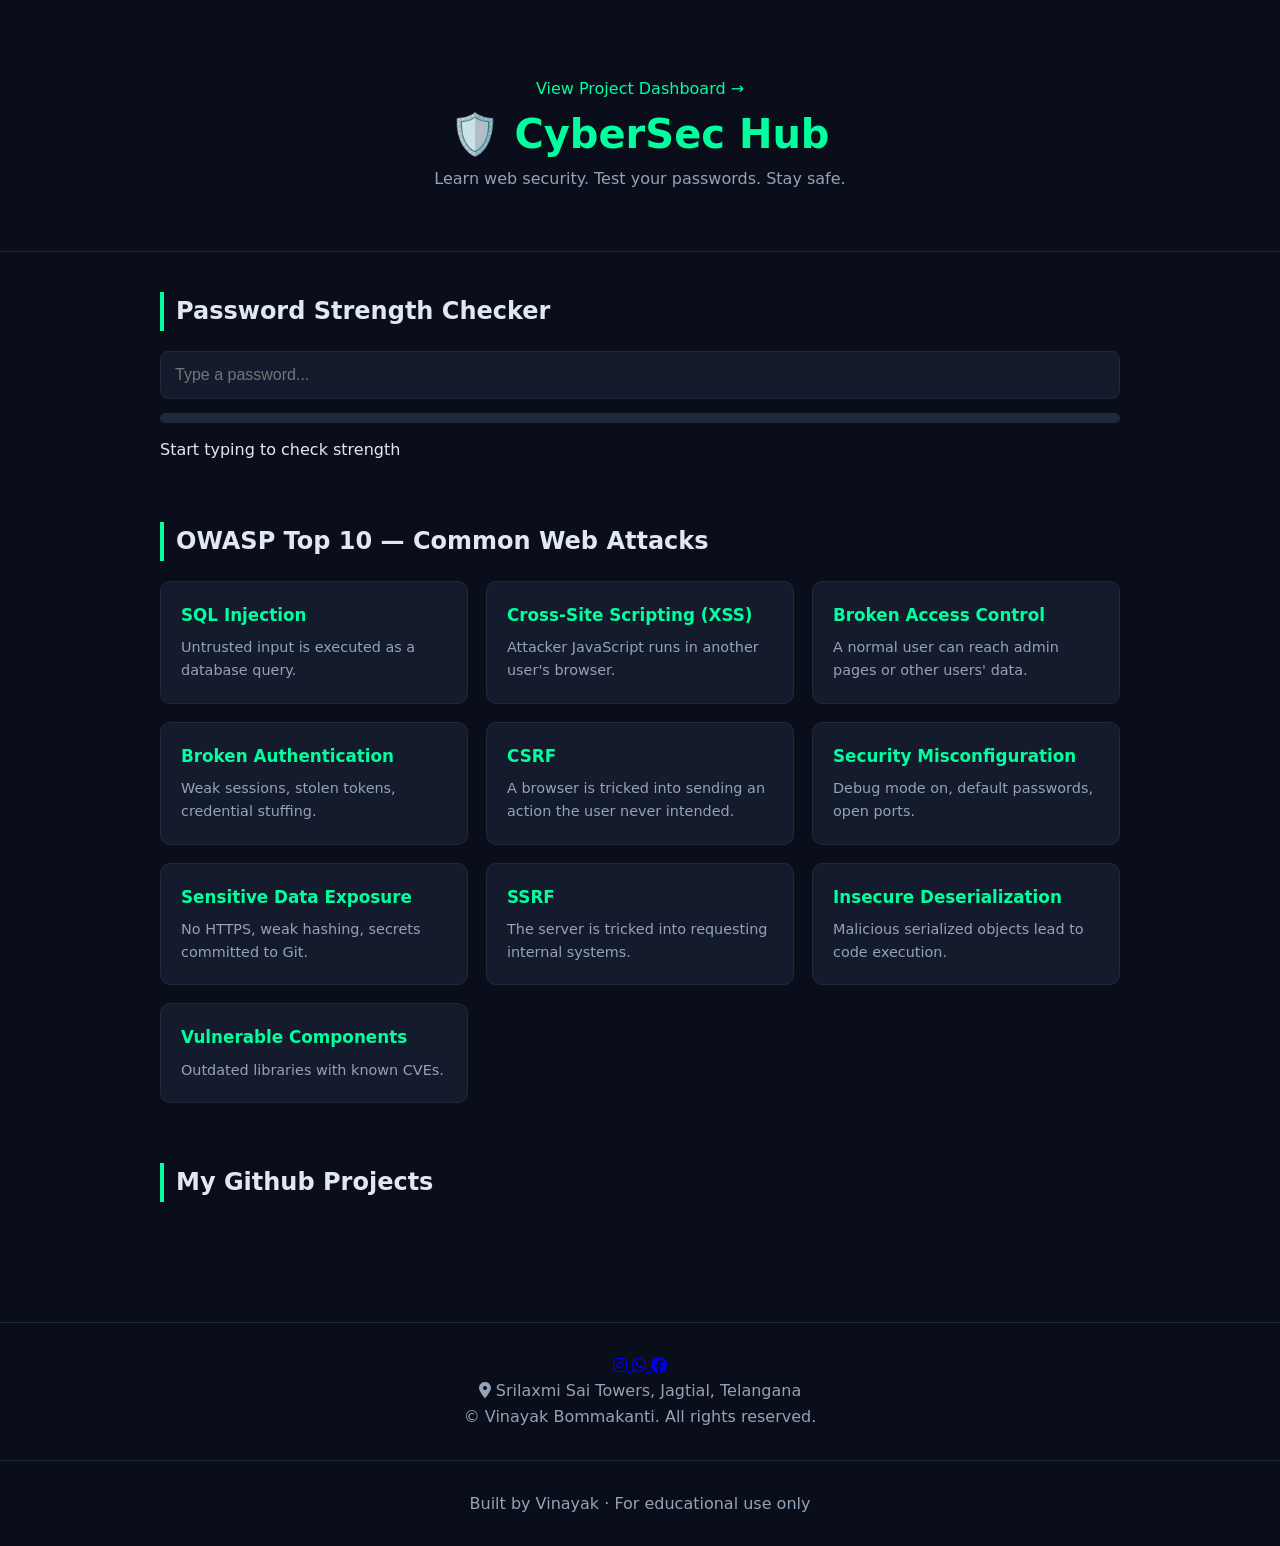
<file: cyber-security-hub/index.html>
<!DOCTYPE html>
<html lang="en">
<head>
  <link rel="stylesheet" href="https://cdnjs.cloudflare.com/ajax/libs/font-awesome/6.5.1/css/all.min.css">
  <meta charset="UTF-8">
  <meta name="viewport" content="width=device-width, initial-scale=1.0">
  <title>CyberSec Hub</title>
  <link rel="stylesheet" href="css/style.css">
</head>
<body>
  <header>
    <nav style="margin-top:16px;">
  <a href="contacts-dashboard.html" style="color:var(--accent); text-decoration:none;">View Project Dashboard →</a>
</nav>
    <h1>🛡️ CyberSec Hub</h1>
    <p>Learn web security. Test your passwords. Stay safe.</p>
  </header>

  <main>
    <section id="tools">
      <h2>Password Strength Checker</h2>
      <input type="text" id="pwdInput" placeholder="Type a password...">
      <div class="meter"><div id="meterFill"></div></div>
      <p id="pwdResult">Start typing to check strength</p>
      <ul id="pwdTips"></ul>
    </section>

    <section id="owasp">
      <h2>OWASP Top 10 — Common Web Attacks</h2>
      <div class="card-grid" id="cardGrid"></div>
    </section>

    <section id="projects">
      <h2>My Github Projects</h2>
      <div class="card-grid" id="projectGrid">
    </section>
  </main>

    <footer class="site-footer">
    <div class="footer-social">
      <a href="https://instagram.com/vinx_7.8" target="_blank" class="social-icon insta" title="Instagram">
        <i class="fa-brands fa-instagram"></i>
      </a>
      <a href="https://wa.me/919494666074" target="_blank" class="social-icon whatsapp" title="WhatsApp">
        <i class="fa-brands fa-whatsapp"></i>
      </a>
      <a href="https://facebook.com/search/top?q=Vinayak%20Bommakanti" target="_blank" class="social-icon fb" title="Facebook">
        <i class="fa-brands fa-facebook"></i>
      </a>
    </div>

    <p class="footer-address">
      <i class="fa-solid fa-location-dot"></i> Srilaxmi Sai Towers, Jagtial, Telangana
    </p>

    <p class="footer-copy">&copy; <span id="year"></span> Vinayak Bommakanti. All rights reserved.</p>
  </footer>

  <footer>
    <p>Built by Vinayak · For educational use only</p>
  </footer>

  <script src="js/script.js"></script>
</body>
</html>
</file>
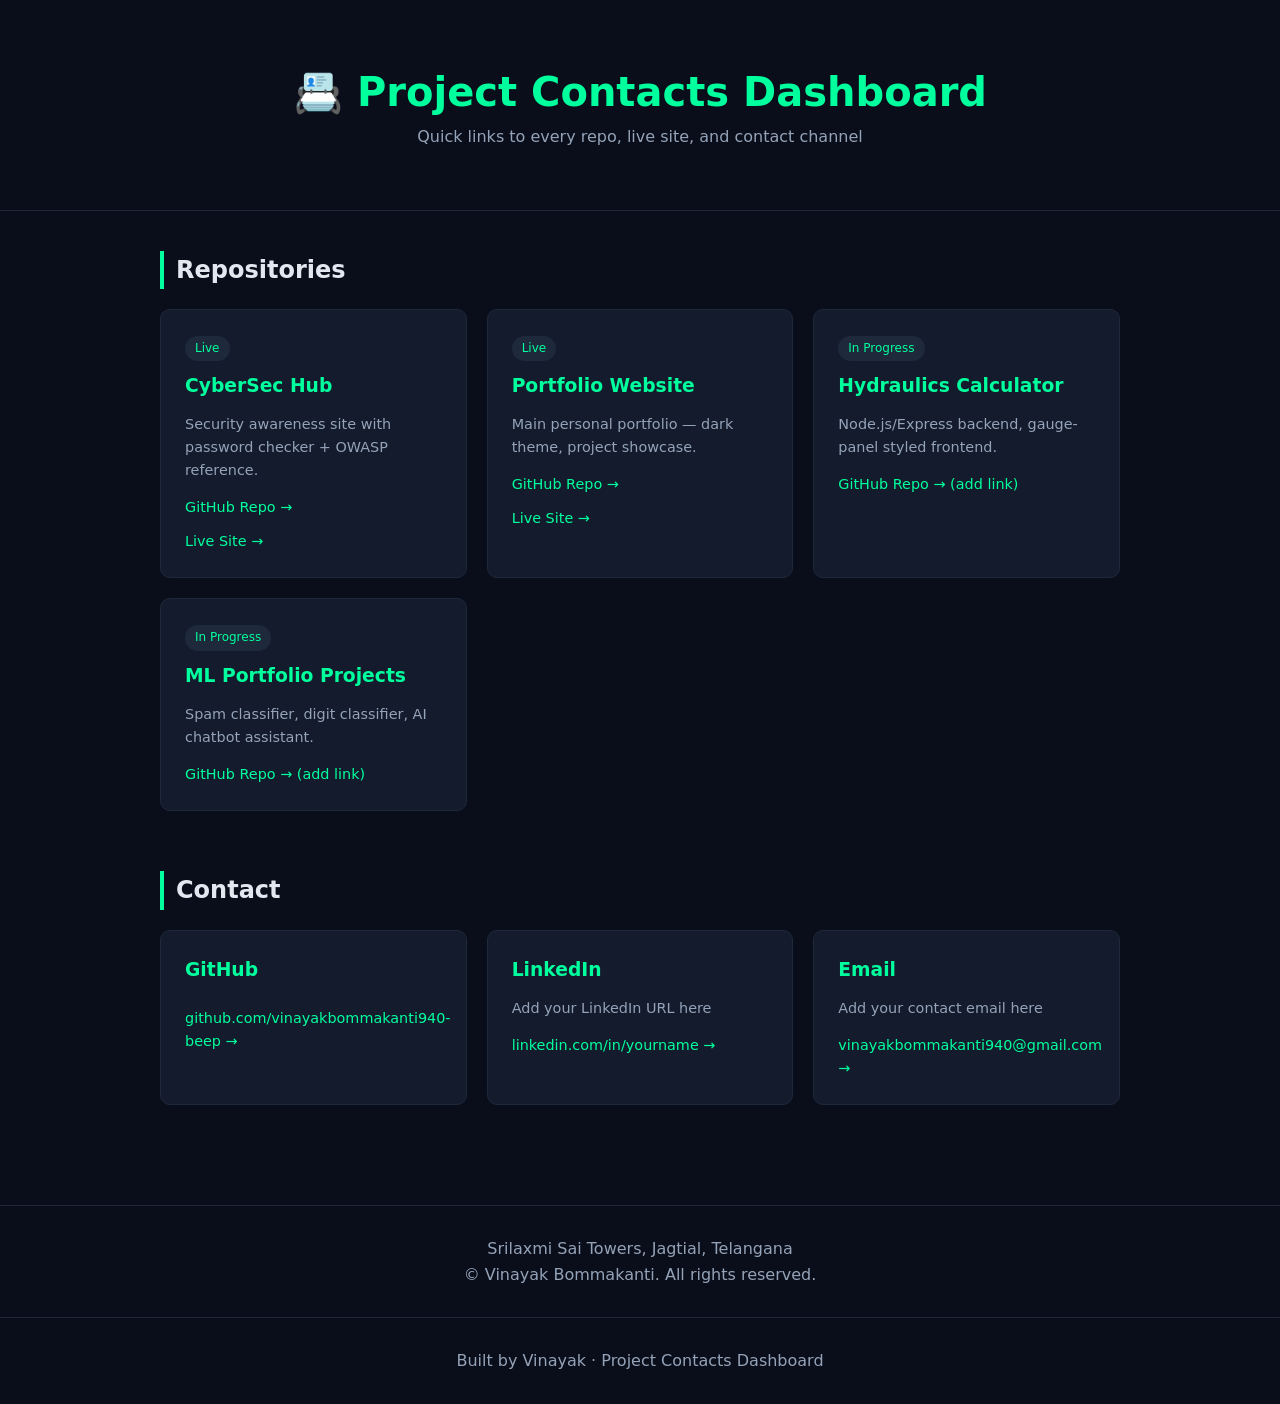
<file: cyber-security-hub/contacts-dashboard.html>
<!DOCTYPE html>
<html lang="en">
<head>
  <meta charset="UTF-8">
  <meta name="viewport" content="width=device-width, initial-scale=1.0">
  <title>Project Contacts Dashboard</title>
  <link rel="stylesheet" href="css/style.css">
  <style>
    .dashboard {
      display: grid;
      grid-template-columns: repeat(auto-fit, minmax(280px, 1fr));
      gap: 20px;
    }
    .contact-card {
      background: var(--card);
      border: 1px solid #1e293b;
      border-radius: 10px;
      padding: 24px;
    }
    .contact-card h3 { color: var(--accent); margin-bottom: 12px; }
    .contact-card a {
      display: inline-block;
      margin-top: 10px;
      color: var(--accent);
      text-decoration: none;
      font-size: .9rem;
    }
    .contact-card a:hover { text-decoration: underline; }
    .contact-card p { color: var(--muted); font-size: .9rem; margin: 4px 0; }
    .badge {
      display: inline-block;
      background: #1e293b;
      color: var(--accent);
      font-size: .75rem;
      padding: 3px 10px;
      border-radius: 20px;
      margin-bottom: 10px;
    }
  </style>
</head>
<body>
  <header>
    <h1>📇 Project Contacts Dashboard</h1>
    <p>Quick links to every repo, live site, and contact channel</p>
  </header>

  <main>
    <section>
      <h2>Repositories</h2>
      <div class="dashboard">
        <div class="contact-card">
          <span class="badge">Live</span>
          <h3>CyberSec Hub</h3>
          <p>Security awareness site with password checker + OWASP reference.</p>
          <a href="https://github.com/vinayakbommakanti940-beep/cyber-security-hub" target="_blank">GitHub Repo →</a><br>
          <a href="https://vinayakbommakanti940-beep.github.io/cyber-security-hub/" target="_blank">Live Site →</a>
        </div>

        <div class="contact-card">
          <span class="badge">Live</span>
          <h3>Portfolio Website</h3>
          <p>Main personal portfolio — dark theme, project showcase.</p>
          <a href="https://github.com/vinayakbommakanti940-beep/vinayakbommakanti940-beep.github.io" target="_blank">GitHub Repo →</a><br>
          <a href="https://vinayakbommakanti940-beep.github.io/" target="_blank">Live Site →</a>
        </div>

        <div class="contact-card">
          <span class="badge">In Progress</span>
          <h3>Hydraulics Calculator</h3>
          <p>Node.js/Express backend, gauge-panel styled frontend.</p>
          <a href="#" target="_blank">GitHub Repo → (add link)</a>
        </div>

        <div class="contact-card">
          <span class="badge">In Progress</span>
          <h3>ML Portfolio Projects</h3>
          <p>Spam classifier, digit classifier, AI chatbot assistant.</p>
          <a href="#" target="_blank">GitHub Repo → (add link)</a>
        </div>
      </div>
    </section>

    <section>
      <h2>Contact</h2>
      <div class="dashboard">
        <div class="contact-card">
          <h3>GitHub</h3>
          <a href="https://github.com/vinayakbommakanti940-beep" target="_blank">github.com/vinayakbommakanti940-beep →</a>
        </div>
        <div class="contact-card">
          <h3>LinkedIn</h3>
          <p>Add your LinkedIn URL here</p>
          <a href="#" target="_blank">linkedin.com/in/yourname →</a>
        </div>
        <div class="contact-card">
          <h3>Email</h3>
          <p>Add your contact email here</p>
          <a href="vinayakbommakanti940@gmail.com">vinayakbommakanti940@gmail.com →</a>
        </div>
      </div>
    </section>
  </main>

    <footer class="site-footer">
    <div class="footer-social">
      <a href="https://instagram.com/vinx_7.8" target="_blank" class="social-icon insta" title="Instagram">
        <i class="fa-brands fa-instagram"></i>
      </a>
      <a href="https://wa.me/919494666074" target="_blank" class="social-icon whatsapp" title="WhatsApp">
        <i class="fa-brands fa-whatsapp"></i>
      </a>
      <a href="https://facebook.com/search/top?q=Vinayak%20Bommakanti" target="_blank" class="social-icon fb" title="Facebook">
        <i class="fa-brands fa-facebook"></i>
      </a>
    </div>

    <p class="footer-address">
      <i class="fa-solid fa-location-dot"></i> Srilaxmi Sai Towers, Jagtial, Telangana
    </p>

    <p class="footer-copy">&copy; <span id="year"></span> Vinayak Bommakanti. All rights reserved.</p>
  </footer>

  <footer>
    <p>Built by Vinayak · Project Contacts Dashboard</p>
  </footer>
</body>
</html>
</file>
<file: cyber-security-hub/css/style.css>
:root {
  --bg: #0a0e1a;
  --card: #141b2d;
  --accent: #00ff9d;
  --text: #e2e8f0;
  --muted: #94a3b8;
}

* { margin: 0; padding: 0; box-sizing: border-box; }

body {
  font-family: 'Segoe UI', system-ui, sans-serif;
  background: var(--bg);
  color: var(--text);
  line-height: 1.6;
}

header {
  text-align: center;
  padding: 60px 20px;
  border-bottom: 1px solid #1e293b;
}

header h1 { font-size: 2.5rem; color: var(--accent); }
header p { color: var(--muted); }

main { max-width: 1000px; margin: 0 auto; padding: 40px 20px; }

section { margin-bottom: 60px; }

h2 {
  margin-bottom: 20px;
  border-left: 4px solid var(--accent);
  padding-left: 12px;
}

#pwdInput {
  width: 100%;
  padding: 14px;
  background: var(--card);
  border: 1px solid #1e293b;
  border-radius: 8px;
  color: var(--text);
  font-size: 1rem;
}

#pwdInput:focus { outline: 2px solid var(--accent); }

.meter {
  height: 10px;
  background: #1e293b;
  border-radius: 6px;
  margin: 14px 0;
  overflow: hidden;
}

#meterFill {
  height: 100%;
  width: 0%;
  background: #ef4444;
  transition: width .3s, background .3s;
}

#pwdTips { list-style: none; margin-top: 10px; }
#pwdTips li { color: var(--muted); font-size: .9rem; }

.card-grid {
  display: grid;
  grid-template-columns: repeat(auto-fit, minmax(260px, 1fr));
  gap: 18px;
}

.card {
  background: var(--card);
  padding: 20px;
  border-radius: 10px;
  border: 1px solid #1e293b;
  transition: transform .2s, border-color .2s;
}

.card:hover { transform: translateY(-4px); border-color: var(--accent); }
.card h3 { color: var(--accent); font-size: 1.05rem; margin-bottom: 8px; }
.card p { color: var(--muted); font-size: .9rem; }

footer {
  text-align: center;
  padding: 30px;
  color: var(--muted);
  border-top: 1px solid #1e293b;
}
</file>
